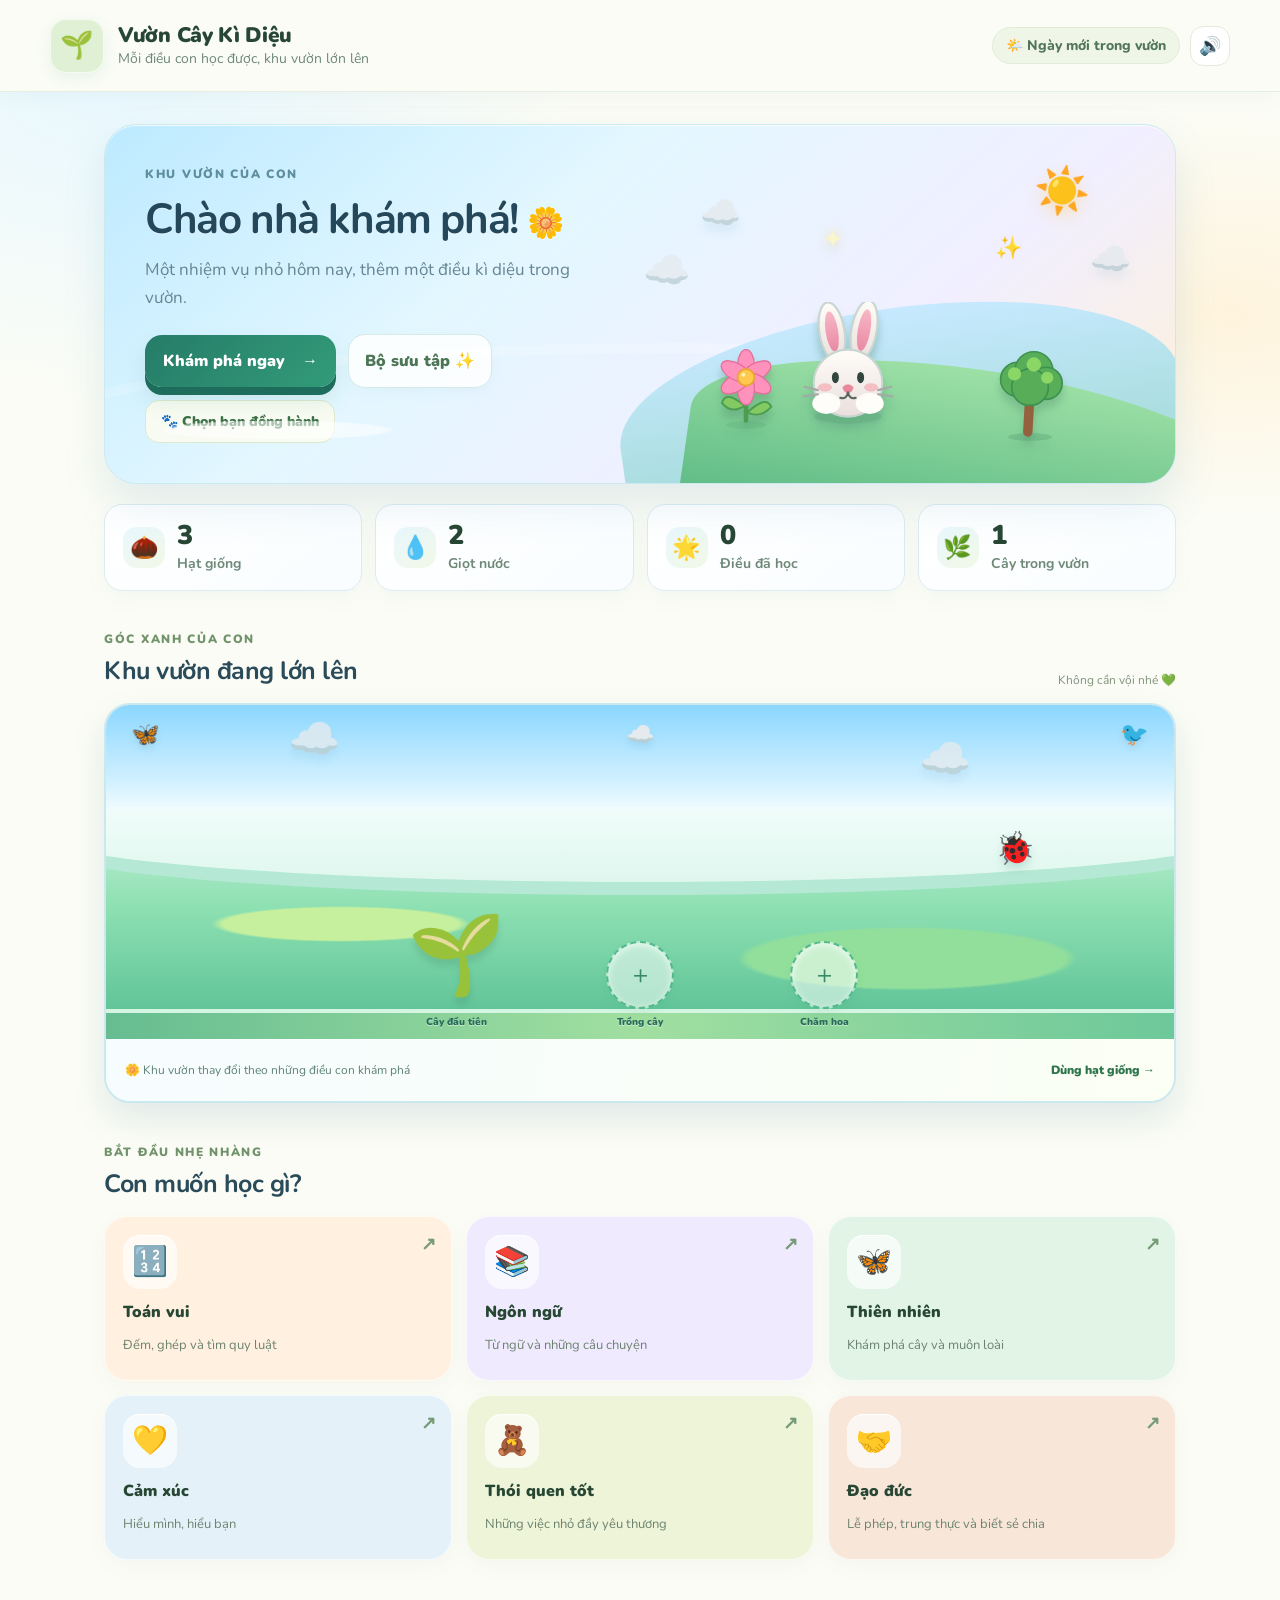
<file: web/index.html>
<!doctype html>
<html lang="vi"><head><meta charset="utf-8"><meta name="viewport" content="width=device-width,initial-scale=1,viewport-fit=cover"><meta name="theme-color" content="#eaf5df"><meta name="description" content="Vườn Cây Kì Diệu — mỗi điều con học được sẽ giúp khu vườn lớn lên."><link rel="manifest" href="manifest.webmanifest"><link rel="icon" href="assets/icon.svg" type="image/svg+xml"><link rel="stylesheet" href="style.css"><title>Vườn Cây Kì Diệu</title></head><body>
<header class="topbar"><div class="brand"><div class="brand-icon">🌱</div><div><strong>Vườn Cây Kì Diệu</strong><small>Mỗi điều con học được, khu vườn lớn lên</small></div></div><div class="top-actions"><span class="pill" id="sessionPill">🌤️ Ngày mới trong vườn</span><button class="icon-btn" id="soundBtn" aria-label="Đọc hướng dẫn">🔊</button></div></header>
<main>
<section id="gardenView" class="view active">
<div class="hero"><div><span class="eyebrow">KHU VƯỜN CỦA CON</span><h1>Chào nhà khám phá! <span>🌼</span></h1><p>Một nhiệm vụ nhỏ hôm nay, thêm một điều kì diệu trong vườn.</p><div class="hero-actions"><button class="primary" data-go="mapView">Khám phá ngay <span>→</span></button><button class="soft" data-go="collectionView">Bộ sưu tập ✨</button></div><button class="companion-open-btn" data-go="companionView">🐾 Chọn bạn đồng hành</button></div><div class="hero-art" aria-hidden="true"><div class="sun">☀️</div><div class="cloud cloud1">☁️</div><div class="cloud cloud2">☁️</div><div class="hill hill-back"></div><div class="hill hill-front"></div><div class="hero-bunny" id="heroCompanion"><img src="assets/garden-art/rabbit.svg" alt="Thỏ Bông"/></div><div class="hero-flower"><img src="assets/garden-art/flower.svg" alt="Hoa tulip"/></div><div class="hero-tree"><img src="assets/garden-art/tree.svg" alt="Cây xanh" onerror="this.style.display='none'"/></div></div></div>
<div class="stats-row"><div class="stat"><span>🌰</span><div><b id="seedCount">0</b><small>Hạt giống</small></div></div><div class="stat"><span>💧</span><div><b id="waterCount">0</b><small>Giọt nước</small></div></div><div class="stat"><span>🌟</span><div><b id="learnCount">0</b><small>Điều đã học</small></div></div><div class="stat"><span>🌿</span><div><b id="plantCount">0</b><small>Cây trong vườn</small></div></div></div>
<div class="section-heading"><div><span class="eyebrow">GÓC XANH CỦA CON</span><h2>Khu vườn đang lớn lên</h2></div><span class="tiny-note">Không cần vội nhé 💚</span></div>
<div class="garden-scene" role="button" tabindex="0" aria-label="Mở khu vườn chi tiết" data-go="gardenDetailView"><div class="garden-sky"><span>🦋</span><span>☁️</span><span>🐦</span></div><div class="garden-ground" id="gardenGround"><div class="starter-plant"><span>🌱</span><small>Cây đầu tiên</small></div><div class="empty-plot" id="plotOne"><span>＋</span><small>Trồng cây</small></div><div class="empty-plot" id="plotTwo"><span>＋</span><small>Chăm hoa</small></div><div class="visitor" id="visitor">🐞</div></div><div class="garden-footer"><span>🌼 Khu vườn thay đổi theo những điều con khám phá</span><button class="text-btn" id="plantBtn">Dùng hạt giống →</button></div></div>
<div class="section-heading compact"><div><span class="eyebrow">BẮT ĐẦU NHẸ NHÀNG</span><h2>Con muốn học gì?</h2></div></div><div class="path-grid"><button class="path-card peach" data-path="math"><span class="path-emoji">🔢</span><b>Toán vui</b><small>Đếm, ghép và tìm quy luật</small><span class="card-arrow">↗</span></button><button class="path-card lilac" data-path="language"><span class="path-emoji">📚</span><b>Ngôn ngữ</b><small>Từ ngữ và những câu chuyện</small><span class="card-arrow">↗</span></button><button class="path-card mint" data-path="nature"><span class="path-emoji">🦋</span><b>Thiên nhiên</b><small>Khám phá cây và muôn loài</small><span class="card-arrow">↗</span></button><button class="path-card blue" data-path="feelings"><span class="path-emoji">💛</span><b>Cảm xúc</b><small>Hiểu mình, hiểu bạn</small><span class="card-arrow">↗</span></button><button class="path-card green" data-path="habits"><span class="path-emoji">🧸</span><b>Thói quen tốt</b><small>Những việc nhỏ đầy yêu thương</small><span class="card-arrow">↗</span></button><button class="path-card ethics" data-path="ethics"><span class="path-emoji">🤝</span><b>Đạo đức</b><small>Lễ phép, trung thực và biết sẻ chia</small><span class="card-arrow">↗</span></button></div>
</section>
<section id="gardenDetailView" class="view"><div class="page-heading"><button class="back-btn" data-go="gardenView">← Khu vườn</button><span class="eyebrow">KHU VƯỜN RIÊNG CỦA CON</span><h1>Khu vườn kì diệu 🌿</h1><p>Cây lớn dần theo thời gian. Con có thể trồng cây, chăm hoa và ngắm những vị khách ghé thăm.</p></div><div class="garden-detail-stats"><div><span>🌳</span><b id="detailPlantCount">1</b><small>Cây đang trồng</small></div><div><span>🌸</span><b id="detailFlowerCount">0</b><small>Hoa đã chăm</small></div><div><span>🎨</span><b id="detailDecorCount">0</b><small>Vật trang trí</small></div><div><span>🐞</span><b id="detailVisitorCount">1</b><small>Sinh vật ghé thăm</small></div></div><div class="magic-garden-board"><div class="garden-board-sky"><span>☀️</span><span>☁️</span><span>🦋</span><span>🐦</span></div><div class="garden-board-hill hill-a"></div><div class="garden-board-hill hill-b"></div><div id="gardenPlots" class="garden-plots"></div><div class="garden-board-house"><img src="assets/garden-art/cottage.svg" alt="Ngôi nhà nhỏ"/></div><div class="garden-board-pond"><img src="assets/garden-art/pond.svg" alt="Ao hoa sen"/><small>Ao nhỏ</small></div><div class="garden-board-visitor" id="gardenBoardBuddy"><img src="assets/garden-art/rabbit.svg" alt="Bạn đồng hành"/></div></div><div class="garden-actions-grid"><button class="garden-action" id="detailPlantBtn"><span>🌱</span><b>Trồng cây</b><small>Dùng 3 hạt giống</small></button><button class="garden-action" id="detailFlowerBtn"><span>🌷</span><b>Chăm hoa</b><small>Dùng 1 giọt nước</small></button><button class="garden-action" id="detailDecorBtn"><span>🎐</span><b>Trang trí vườn</b><small>Dùng vật phẩm đã mở khóa</small></button></div><p class="garden-growth-note" id="gardenGrowthNote">🌱 Mầm cây sẽ lớn dần theo thời gian. Hãy quay lại ngắm khu vườn nhé!</p></section>
<section id="careView" class="view"><div class="page-heading"><button class="back-btn" data-go="gardenDetailView">← Khu vườn</button><span class="eyebrow">GÓC CHĂM SÓC</span><h1>Tưới cây, giúp vườn lớn nhanh 💧</h1><p>Chọn một cây rồi dùng 1 giọt nước để tưới. Mỗi lần tưới giúp cây phát triển nhanh gấp đôi!</p></div><div class="care-water-card"><span class="care-water-icon">💧</span><div><b id="careWaterCount">0 giọt nước</b><small>Nước còn trong bình của con</small></div></div><div id="carePlantGrid" class="care-plant-grid"></div><p class="garden-growth-note">🌱 Mỗi lần tưới tiêu tốn 1 giọt nước và nhân đôi tiến độ lớn của cây đó. Con có thể quay lại chăm cây bất cứ lúc nào.</p></section>
<section id="decorView" class="view"><div class="page-heading"><button class="back-btn" data-go="gardenDetailView">← Khu vườn</button><span class="eyebrow">GÓC SÁNG TẠO</span><h1>Chọn vật phẩm trang trí 🎨</h1><p>Chọn món con thích, sau đó chạm vào vị trí muốn đặt trong khu vườn.</p></div><div class="decor-inventory-note" id="decorInventoryNote">Vật phẩm đã mở khóa sẽ xuất hiện ở đây.</div><div class="decor-selection-grid" id="decorSelectionGrid"></div><div class="decor-placement-help"><span>👆</span><div><b>Cách đặt vật phẩm</b><small>1. Chọn vật phẩm ở trên. 2. Chạm vào khu vườn để đặt. 3. Có thể chọn vật phẩm khác để trang trí tiếp.</small></div></div></section>
<section id="companionView" class="view"><div class="page-heading"><button class="back-btn" data-go="gardenView">← Khu vườn</button><span class="eyebrow">BẠN ĐỒNG HÀNH</span><h1>Ai sẽ đi cùng con? 🐾</h1><p>Chọn người bạn con yêu thích. Bạn ấy sẽ xuất hiện ở khu vườn của con.</p></div><div class="companion-panel companion-selection-panel"><div class="companions companion-selection-grid"><button class="companion" data-companion="rabbit"><span>🐰</span><b>Thỏ Bông</b></button><button class="companion" data-companion="squirrel"><span>🐿️</span><b>Sóc Nâu</b></button><button class="companion" data-companion="bird"><span>🐦</span><b>Chim Chíp</b></button><button class="companion" data-companion="fox"><span>🦊</span><b>Cáo Mơ</b></button><button class="companion" data-companion="frog"><span>🐸</span><b>Ếch Cốm</b></button><button class="companion" data-companion="hedgehog"><span>🦔</span><b>Nhím Gai</b></button><button class="companion" data-companion="duck"><span>🦆</span><b>Vịt Bông</b></button></div><p class="companion-selected-note" id="companionSelectedNote">Bạn đồng hành hiện tại: Thỏ Bông 🐰</p><button class="primary full" id="confirmCompanion">Đi cùng con về khu vườn →</button></div></section>
<section id="lessonView" class="view"><div class="page-heading"><button class="back-btn" data-go="gardenView">← Trang chủ</button><span class="eyebrow">ĐƯỜNG CON ĐƯỜNG KHÁM PHÁ</span><h1 id="lessonHeading">Con muốn học gì? 🌱</h1><p id="lessonIntro">Chọn một bài học ngắn nhé. Chạm vào bài học để bắt đầu ngay.</p></div><div class="lesson-filter-note" id="lessonFilterNote">Các bài học được chọn phù hợp với độ tuổi của con.</div><div id="lessonList" class="lesson-list"></div></section>
<section id="mapView" class="view"><div class="page-heading"><button class="back-btn" data-go="gardenView">← Khu vườn</button><span class="eyebrow">BẢN ĐỒ KHÁM PHÁ</span><h1>Hôm nay mình đi đâu? 🧭</h1><p>Chọn một vùng đất và nhận nhiệm vụ nhỏ nhé.</p></div><div class="world-grid"><button class="world-card forest" data-world="forest"><span>🌳</span><b>Rừng xanh</b><small>6 nhiệm vụ</small></button><button class="world-card stream" data-world="stream"><span>💦</span><b>Sông & suối</b><small>6 nhiệm vụ</small></button><button class="world-card pond" data-world="pond"><span>🪷</span><b>Ao nhỏ</b><small>6 nhiệm vụ</small></button><button class="world-card veggie" data-world="veggie"><span>🥕</span><b>Vườn rau</b><small>6 nhiệm vụ</small></button><button class="world-card meadow" data-world="meadow"><span>🌾</span><b>Đồng cỏ</b><small>6 nhiệm vụ</small></button><button class="world-card meadow" data-world="flowers"><span>🌸</span><b>Vườn hoa</b><small>Khám phá hoa</small></button><button class="world-card forest" data-world="fungi"><span>🍄</span><b>Góc nấm</b><small>Người phân giải</small></button><button class="world-card pond" data-world="night"><span>🌙</span><b>Vườn đêm</b><small>Sinh vật ban đêm</small></button></div><div class="section-heading"><div><span class="eyebrow">NHIỆM VỤ GỢI Ý</span><h2>Chọn một thử thách</h2></div><span class="pill">⏱ 5–10 phút</span></div><div id="taskList" class="task-list"></div></section>
<section id="activityView" class="view"><div class="activity-top"><button class="back-btn" id="exitActivity">← Bản đồ</button><span class="pill" id="taskCategory">🌱 Khám phá</span><span class="pill" id="taskTimer">⏱ 5 phút</span></div><div class="activity-card"><div class="activity-progress"><span id="taskStep">NHIỆM VỤ 1</span><span id="difficultyLabel">Mức 1 · Làm quen</span></div><div class="activity-art" id="activityArt">🍃</div><h1 id="questionTitle">Mình cùng khám phá nhé!</h1><p id="questionText">Chọn đáp án con nghĩ là đúng.</p><button class="listen-btn" id="listenBtn">🔊 Nghe hướng dẫn</button><div id="answerArea" class="answer-grid"></div><div id="feedback" class="feedback" aria-live="polite"></div><div class="activity-bottom"><button class="hint-btn" id="hintBtn">💡 Gợi ý cho con</button><button class="primary" id="checkBtn" disabled>Kiểm tra nhé →</button></div></div><p class="kind-note">🌈 Sai cũng không sao. Mình thử lại và học thêm một điều mới nhé!</p></section>
<section id="collectionView" class="view"><div class="page-heading"><button class="back-btn" data-go="gardenView">← Khu vườn</button><span class="eyebrow">KHO BÁU TRI THỨC</span><h1>Bộ sưu tập của con 📖</h1><p>Mỗi điều con khám phá đều đáng tự hào.</p></div><div class="collection-tabs"><button class="tab selected" data-collect="plants">🌱 Cây cối</button><button class="tab" data-collect="creatures">🐾 Sinh vật</button><button class="tab" data-collect="stories">📚 Truyện hay</button><button class="tab" data-collect="insects">🐞 Côn trùng</button><button class="tab" data-collect="animals">🦊 Động vật</button><button class="tab" data-collect="companions">🧭 Bạn đồng hành</button><button class="tab" data-collect="gardens">🏡 Vùng đất</button><button class="tab" data-collect="decor">🎨 Trang trí</button></div><div id="collectionGrid" class="collection-grid"></div></section>
<section id="parentView" class="view"><div class="page-heading"><button class="back-btn" data-go="gardenView">← Khu vườn</button><span class="eyebrow">KHÔNG GIAN NGƯỜI LỚN</span><h1>Góc phụ huynh 🔐</h1><p>Thiết lập nhẹ nhàng để con học vui và an toàn.</p></div><div id="parentLock" class="parent-card"><div class="lock-emoji">🔐</div><h2>Đây là góc riêng của bố mẹ</h2><p>Hãy trả lời phép tính nhỏ để mở cài đặt.</p><div class="pin-row"><input id="pinCode" type="password" inputmode="numeric" maxlength="4" placeholder="Mã 4 chữ số" aria-label="Mã phụ huynh"><span id="pinQuestion">6 + 3 = ?</span><input id="pinAnswer" type="number" inputmode="numeric" placeholder="Đáp án" aria-label="Đáp án phép tính"><button class="primary" id="unlockBtn">Mở khóa</button></div><small>Mã ban đầu: 1234. Bố mẹ có thể đổi mã trong phần cài đặt.</small><div id="parentError" class="error-text"></div></div><div id="parentSettings" class="parent-settings hidden"><div class="settings-card"><h2>🌼 Hồ sơ của con</h2><label>Độ tuổi<select id="ageSelect"><option value="5-7">5–7 tuổi · Làm quen</option><option value="8-11">8–11 tuổi · Khám phá</option><option value="12-15">12–15 tuổi · Thử thách</option></select></label><label>Thời lượng mỗi phiên<select id="durationSelect"><option value="5">5 phút</option><option value="10">10 phút</option><option value="15">15 phút</option><option value="20">20 phút</option></select></label><label>Giao diện ứng dụng</label><p class="privacy-note">Chọn màu sắc dễ chịu cho cả khu vườn và trò chơi.</p><div class="theme-options" id="themeOptions"><button type="button" class="theme-choice" data-theme="pink" aria-pressed="false"><span class="theme-swatch" style="background:#e9a8c2"></span>Hồng</button><button type="button" class="theme-choice" data-theme="green" aria-pressed="true"><span class="theme-swatch" style="background:#8fc57d"></span>Xanh lá</button><button type="button" class="theme-choice" data-theme="blue" aria-pressed="false"><span class="theme-swatch" style="background:#8fc5ec"></span>Xanh dương</button><button type="button" class="theme-choice" data-theme="yellow" aria-pressed="false"><span class="theme-swatch" style="background:#f1df8a"></span>Vàng nhạt</button><button type="button" class="theme-choice" data-theme="brown" aria-pressed="false"><span class="theme-swatch" style="background:#c5a184"></span>Nâu nhạt</button><button type="button" class="theme-choice" data-theme="darkgreen" aria-pressed="false"><span class="theme-swatch" style="background:#234a35"></span>Xanh đậm</button><button type="button" class="theme-choice" data-theme="red" aria-pressed="false"><span class="theme-swatch" style="background:#e7a0a0"></span>Đỏ nhạt</button></div><label>Chủ đề được phép</label><div class="topic-checks"><label><input type="checkbox" value="math" checked> Toán vui</label><label><input type="checkbox" value="language" checked> Ngôn ngữ</label><label><input type="checkbox" value="nature" checked> Thiên nhiên</label><label><input type="checkbox" value="feelings" checked> Cảm xúc</label><label><input type="checkbox" value="habits" checked> Thói quen tốt</label><label><input type="checkbox" value="ethics" checked> Đạo đức</label></div><label>Đổi mã phụ huynh (4 chữ số)<input id="newPin" type="password" inputmode="numeric" maxlength="4" placeholder="Để trống nếu không đổi"></label><button class="primary full" id="saveParent">Lưu cài đặt</button><div id="savedNotice" class="success-text"></div></div><div class="settings-card"><h2>📈 Hành trình học tập</h2><div class="progress-stats" id="parentStats"></div><p class="privacy-note">🔒 Hồ sơ và tiến độ được lưu trên thiết bị này. Bản đầu không yêu cầu tài khoản, không có mua vật phẩm và không có chuỗi đăng nhập hằng ngày.</p><button class="danger-btn" id="resetProgress">Xóa tiến độ (giữ cài đặt)</button><button class="danger-btn" id="eraseAllData" style="margin-left:8px">Xóa toàn bộ dữ liệu ứng dụng</button><details class="policy-details"><summary>🔐 Chính sách quyền riêng tư & an toàn nội dung</summary><h3>Quyền riêng tư</h3><p>Phiên bản này không yêu cầu tài khoản, không có quảng cáo, không có mua vật phẩm, không dùng công cụ phân tích hay theo dõi quảng cáo. Hồ sơ, mã phụ huynh, phần thưởng và tiến độ được lưu trong bộ nhớ cục bộ của trình duyệt/ứng dụng trên thiết bị. Nhà phát triển không nhận dữ liệu này qua máy chủ trong bản hiện tại.</p><p>Ứng dụng không yêu cầu quyền micro, vị trí, danh bạ, camera hoặc ảnh. Giọng đọc dùng Text-to-Speech có sẵn của thiết bị/trình duyệt; nhà cung cấp hệ điều hành có thể có chính sách riêng đối với giọng đọc.</p><h3>Xóa dữ liệu</h3><p>Phụ huynh có thể chọn “Xóa tiến độ” để xóa khu vườn và phần thưởng nhưng giữ cài đặt, hoặc “Xóa toàn bộ dữ liệu ứng dụng” để xóa cả lịch sử, cài đặt và mã phụ huynh khỏi bộ nhớ cục bộ. Gỡ ứng dụng hoặc xóa dữ liệu trang web cũng xóa dữ liệu được lưu tại đó. Bản hiện tại không có tài khoản hay dữ liệu máy chủ để yêu cầu xóa.</p><h3>An toàn nội dung</h3><p>Nội dung được thiết kế thân thiện, không có trò chuyện với người lạ, quảng cáo, mua hàng, bảng xếp hạng công khai hay phần thưởng ép đăng nhập hằng ngày. Câu hỏi sai được phản hồi nhẹ nhàng. Nội dung cảm xúc mang tính giáo dục, không thay thế tư vấn chuyên môn. Phụ huynh nên đồng hành và kiểm tra nội dung phù hợp với trẻ.</p><p><b>Phạm vi:</b> Đây là chính sách cho bản MVP ngoại tuyến/cục bộ, cần được rà soát pháp lý và cập nhật nếu bổ sung phân tích, tài khoản, đồng bộ đám mây, quảng cáo hoặc dịch vụ bên thứ ba.</p></details></div></div></section>
</main>
<nav class="bottom-nav"><button class="nav-item active" data-go="gardenView"><span>🏡</span><small>Khu vườn</small></button><button class="nav-item" data-go="mapView"><span>🧭</span><small>Khám phá</small></button><button class="nav-item" data-go="collectionView"><span>🎒</span><small>Bộ sưu tập</small></button><button class="nav-item" data-go="parentView"><span>👨‍👩‍👧</span><small>Phụ huynh</small></button></nav>
<div class="modal hidden" id="rewardModal" role="dialog" aria-modal="true"><div class="modal-card"><div class="confetti">✨🌼✨</div><div class="reward-emoji" id="rewardEmoji">🌱</div><h2>Con làm tốt lắm!</h2><p id="rewardMessage">Một điều mới đã được khám phá.</p><div class="reward-pills"><span>🌰 +2 hạt giống</span><span>💧 +1 giọt nước</span></div><button class="primary full" id="collectReward">Mang quà về vườn</button></div></div><div class="toast" id="toast"></div><script src="app.js"></script></body></html>
</file>
<file: web/style.css>
@import url('https://fonts.googleapis.com/css2?family=Nunito:wght@400;500;600;700;800;900&display=swap');
:root{--ink:#274734;--muted:#6f8978;--green:#4d9566;--deep:#2e754b;--cream:#fbfcf5;--line:#e2ecd9;--shadow:0 12px 32px #436c3d12}*{box-sizing:border-box}body{margin:0;background:var(--cream);color:var(--ink);font-family:Nunito,'Trebuchet MS',sans-serif;font-size:15px}button,input,select{font:inherit}button{cursor:pointer;border:0;color:inherit}button:focus-visible,input:focus-visible,select:focus-visible{outline:3px solid #9dcf89;outline-offset:3px}.topbar{height:82px;display:flex;align-items:center;justify-content:space-between;padding:0 max(24px,calc((100vw - 1180px)/2));background:#fbfcf5ed;border-bottom:1px solid #e6eedf;position:sticky;top:0;z-index:10;backdrop-filter:blur(12px)}.brand{display:flex;align-items:center;gap:12px}.brand-icon{width:46px;height:46px;border-radius:16px;background:#e0f0d5;display:grid;place-items:center;font-size:27px}.brand strong{display:block;font-size:17px;font-weight:900;letter-spacing:-.3px}.brand small{display:block;color:var(--muted);font-size:11px;margin-top:2px}.top-actions{display:flex;align-items:center;gap:10px}.pill{background:#eff6e8;border:1px solid #e0ecd7;border-radius:100px;padding:8px 13px;font-size:12px;font-weight:800;color:#52765a}.icon-btn{background:white;border:1px solid var(--line);border-radius:13px;width:40px;height:40px;font-size:18px}main{max-width:1120px;margin:0 auto;padding:28px 24px 110px}.view{display:none;animation:fade .24s ease}.view.active{display:block}@keyframes fade{from{opacity:.4;transform:translateY(4px)}to{opacity:1;transform:none}}.hero{min-height:310px;background:linear-gradient(115deg,#eaf5df,#f7f5d9 70%,#fbe8cb);border-radius:30px;padding:36px 40px;display:grid;grid-template-columns:1.05fr .95fr;overflow:hidden;position:relative}.eyebrow{font-size:10px;letter-spacing:1.7px;font-weight:900;color:#71936b}.hero h1,.page-heading h1{font-size:clamp(28px,4vw,42px);line-height:1.15;letter-spacing:-1.4px;margin:12px 0}.hero h1 span{font-size:30px}.hero p,.page-heading p{color:#68816c;line-height:1.65;max-width:440px;margin:0 0 22px}.hero-actions{display:flex;gap:10px;flex-wrap:wrap}.primary,.soft{border-radius:14px;padding:13px 19px;font-weight:900;font-size:13px}.primary{background:var(--deep);color:white;box-shadow:0 6px 14px #2e754b26}.primary:disabled{opacity:.4;cursor:not-allowed}.primary span{margin-left:12px}.soft{background:#ffffffa8;color:#4c7655;border:1px solid #dce9d1}.hero-art{position:relative;min-height:230px}.sun{position:absolute;right:45px;top:0;font-size:45px}.cloud{position:absolute;font-size:33px;opacity:.8}.cloud1{top:30px;left:35px}.cloud2{top:76px;right:4px}.hill{position:absolute;bottom:-65px;border-radius:50% 50% 0 0}.hill-back{height:190px;width:120%;left:-10%;background:#c2df9f;transform:rotate(-8deg)}.hill-front{height:150px;width:120%;left:5%;bottom:-75px;background:#8fc57d;transform:rotate(8deg)}.hero-bunny{position:absolute;bottom:20px;left:26%;font-size:88px;filter:drop-shadow(0 8px 5px #496b2720)}.hero-flower{position:absolute;bottom:12px;left:9%;font-size:43px}.hero-tree{position:absolute;bottom:3px;right:14%;font-size:78px}.stats-row{display:grid;grid-template-columns:repeat(4,1fr);gap:14px;margin:20px 0 35px}.stat{background:#fff;border:1px solid var(--line);border-radius:18px;padding:16px 18px;display:flex;align-items:center;gap:12px;box-shadow:0 4px 14px #456c3510}.stat>span{width:42px;height:42px;border-radius:14px;background:#f0f6e9;display:grid;place-items:center;font-size:23px}.stat b{display:block;font-size:22px;font-weight:900;line-height:1.1}.stat small{font-size:11px;color:var(--muted);font-weight:700}.section-heading{display:flex;align-items:end;justify-content:space-between;gap:12px;margin:0 0 15px}.section-heading h2{font-size:23px;margin:5px 0 0;letter-spacing:-.5px}.tiny-note{font-size:12px;color:#81927d}.garden-scene{border:1px solid #dcebd1;border-radius:23px;overflow:hidden;background:#eaf5e7;box-shadow:var(--shadow);margin-bottom:36px}.garden-sky{height:66px;padding:14px 25px;display:flex;justify-content:space-between;font-size:23px;background:linear-gradient(#dff1f7,#eaf5e7)}.garden-ground{min-height:180px;background:linear-gradient(#d5e9c3 0%,#b3d89a 100%);display:flex;align-items:end;justify-content:center;gap:clamp(12px,5vw,65px);padding:10px 15px 0;position:relative}.starter-plant,.empty-plot{height:118px;min-width:90px;display:flex;flex-direction:column;align-items:center;justify-content:end;gap:6px;z-index:1}.starter-plant span{font-size:64px;filter:drop-shadow(0 5px 3px #496b2720)}.starter-plant small,.empty-plot small{font-size:10px;font-weight:900;color:#3d7049}.empty-plot span{width:60px;height:60px;border:2px dashed #75a66d;border-radius:50%;display:grid;place-items:center;font-size:25px;color:#568b56;background:#ffffff40}.visitor{position:absolute;right:13%;top:26px;font-size:26px;animation:bob 2.8s infinite}.garden-ground:after{content:'';position:absolute;bottom:0;left:0;right:0;height:15px;background:#8ebf76}@keyframes bob{50%{transform:translateY(-6px)}}.garden-footer{display:flex;justify-content:space-between;align-items:center;gap:12px;padding:13px 18px;background:#f9fcf5;font-size:11px;color:#67816a}.text-btn{background:none;color:var(--deep);font-size:12px;font-weight:900}.compact{margin-top:4px}.path-grid{display:grid;grid-template-columns:repeat(5,1fr);gap:12px}.path-card{border-radius:20px;padding:18px 15px 16px;text-align:left;min-height:155px;position:relative;border:1px solid #ffffffa8;transition:transform .2s,box-shadow .2s}.path-card:hover,.world-card:hover{transform:translateY(-3px);box-shadow:var(--shadow)}.path-emoji{display:grid;place-items:center;width:46px;height:46px;border-radius:15px;background:#ffffffa8;font-size:26px;margin-bottom:14px}.path-card b,.path-card small{display:block}.path-card b{font-size:14px;font-weight:900}.path-card small{font-size:10px;line-height:1.5;color:#6d8370;margin-top:5px;max-width:130px}.card-arrow{position:absolute;right:14px;top:17px;font-weight:900;color:#77977a}.peach{background:#fff0df}.lilac{background:#f0eaff}.mint{background:#e2f4e5}.blue{background:#e4f1f9}.green{background:#edf4d8}.page-heading{margin:6px 0 27px}.page-heading h1{margin-bottom:8px}.back-btn{background:#fff;border:1px solid var(--line);padding:9px 13px;border-radius:12px;font-size:12px;font-weight:900;margin-bottom:20px}.companion-panel{background:#f1f7e9;border:1px solid #e2edda;border-radius:22px;padding:20px 23px;display:flex;justify-content:space-between;align-items:center;gap:20px;margin-bottom:22px}.companion-copy h3{font-size:18px;margin:5px 0}.companion-copy p{font-size:12px;color:var(--muted);margin:0}.companions{display:flex;gap:10px}.companion{background:white;border:2px solid transparent;border-radius:17px;padding:10px 16px;min-width:100px;display:flex;flex-direction:column;align-items:center;gap:3px}.companion span{font-size:36px}.companion b{font-size:11px}.companion.selected{border-color:#6eae75;box-shadow:0 0 0 3px #d8ebd0}.world-grid{display:grid;grid-template-columns:repeat(5,1fr);gap:12px;margin-bottom:30px}.world-card{min-height:140px;border-radius:20px;padding:16px 10px;display:flex;flex-direction:column;align-items:center;justify-content:center;gap:6px;border:1px solid #ffffffaa;transition:.2s}.world-card>span{font-size:39px}.world-card b{font-size:13px}.world-card small{font-size:10px;color:#6f8871}.forest{background:#e0efd7}.stream{background:#dff0f6}.pond{background:#f2e9fb}.veggie{background:#fff0dc}.meadow{background:#e9f0ce}.task-list{display:grid;grid-template-columns:repeat(2,1fr);gap:12px}.task-card{display:flex;align-items:center;gap:14px;padding:15px;background:white;border:1px solid var(--line);border-radius:18px;text-align:left;min-height:88px}.task-card:disabled{opacity:.45;cursor:not-allowed}.task-icon{width:50px;height:50px;flex-shrink:0;border-radius:15px;background:#f0f6e9;display:grid;place-items:center;font-size:28px}.task-info{flex:1}.task-info b{display:block;font-size:13px}.task-info small{display:block;color:#78907a;font-size:11px;margin-top:4px}.task-go{font-size:20px;color:#78a276}.activity-top{display:flex;align-items:center;justify-content:space-between;gap:10px;margin-bottom:20px}.activity-top .back-btn{margin:0}.activity-card{max-width:760px;margin:0 auto;background:white;border:1px solid var(--line);border-radius:26px;padding:clamp(20px,5vw,42px);box-shadow:var(--shadow);text-align:center}.activity-progress{display:flex;justify-content:space-between;color:#789175;font-size:10px;font-weight:900;letter-spacing:.5px}.activity-art{font-size:70px;margin:20px auto 8px;height:90px;display:grid;place-items:center}.activity-card h1{font-size:clamp(22px,4vw,30px);margin:8px 0}.activity-card>p{color:#708673;font-size:13px;line-height:1.6;margin:0 auto 14px;max-width:480px}.listen-btn{background:#f0f6e9;color:#507c55;padding:9px 14px;border-radius:100px;font-weight:900;font-size:11px;margin:0 auto 22px}.answer-grid{display:grid;grid-template-columns:repeat(2,minmax(0,1fr));gap:12px;max-width:520px;margin:0 auto}.answer-option{min-height:70px;border:2px solid #e5eedf;background:#fbfcf8;border-radius:16px;padding:13px;font-size:14px;font-weight:900}.answer-option.selected{border-color:#67a66f;background:#edf7e9;box-shadow:0 0 0 3px #dcedd4}.answer-option .answer-emoji{display:block;font-size:26px;margin-bottom:5px}.feedback{min-height:32px;padding:9px 0 0;font-size:12px;font-weight:800;color:#6a9167}.feedback.bad{color:#c17c48}.activity-bottom{display:flex;justify-content:space-between;gap:10px;margin-top:16px}.hint-btn{background:#fff3d9;color:#9c7839;padding:12px 15px;border-radius:13px;font-weight:900;font-size:12px}.kind-note{text-align:center;color:#819681;font-size:12px;margin:17px auto}.collection-tabs{display:flex;gap:8px;flex-wrap:wrap;margin-bottom:18px}.tab{background:#fff;border:1px solid var(--line);padding:10px 15px;border-radius:100px;font-size:12px;font-weight:900}.tab.selected{background:#e5f2dc;border-color:#a8d09a}.collection-grid{display:grid;grid-template-columns:repeat(5,1fr);gap:12px}.collect-item{background:#fff;border:1px solid var(--line);border-radius:18px;padding:18px 10px;text-align:center;min-height:132px;display:flex;flex-direction:column;align-items:center;justify-content:center;gap:8px}.collect-item .collect-emoji{font-size:37px;filter:grayscale(.65);opacity:.55}.collect-item.unlocked .collect-emoji{filter:none;opacity:1}.collect-item b{font-size:11px}.collect-item small{font-size:10px;color:#8ba08b}.collect-item.unlocked{background:#f7fbf1;border-color:#dcebd2}.parent-card,.settings-card{background:#fff;border:1px solid var(--line);border-radius:22px;padding:25px;box-shadow:var(--shadow);margin-bottom:16px}.parent-card{text-align:center;max-width:650px;margin:0 auto}.lock-emoji{font-size:44px}.parent-card h2,.settings-card h2{font-size:20px;margin:8px 0}.parent-card p{color:var(--muted);font-size:12px}.pin-row{display:flex;justify-content:center;gap:8px;margin:20px 0 12px}.pin-row span{background:#f2f7eb;border-radius:12px;padding:12px 15px;font-weight:900}.pin-row input{width:100px;border:1px solid var(--line);border-radius:12px;padding:10px;text-align:center}.parent-card>small{font-size:10px;color:#8a9a86}.error-text,.success-text{font-size:12px;color:#b86d49;margin-top:10px}.success-text{color:#468351}.hidden{display:none!important}.parent-settings{display:grid;grid-template-columns:1fr 1fr;gap:16px}.settings-card label{display:block;font-size:12px;font-weight:900;color:#58745c;margin:16px 0 8px}.settings-card select,.settings-card input[type=password]{width:100%;display:block;margin-top:7px;border:1px solid var(--line);border-radius:12px;padding:12px;background:#fbfcf8;color:var(--ink)}.topic-checks{display:grid;grid-template-columns:1fr 1fr;gap:8px}.topic-checks label{display:flex;align-items:center;gap:7px;background:#f5f8ef;border-radius:10px;padding:9px;margin:0;font-size:11px}.full{width:100%;margin-top:12px}.progress-stats{display:grid;grid-template-columns:repeat(3,1fr);gap:8px}.progress-stats div{background:#f3f8ed;padding:13px;border-radius:13px}.progress-stats b{display:block;font-size:22px}.progress-stats small{font-size:10px;color:var(--muted)}.privacy-note{font-size:11px;line-height:1.6;color:#718a73;background:#f5f8ef;padding:13px;border-radius:12px}.danger-btn{background:#fff1ed;color:#a85e4c;padding:10px 14px;border-radius:12px;font-weight:900;font-size:11px}.bottom-nav{display:none}.modal{position:fixed;inset:0;background:#19332288;z-index:50;display:grid;place-items:center;padding:20px;backdrop-filter:blur(5px)}.modal-card{width:min(420px,100%);background:#fffdf6;border-radius:27px;padding:30px;text-align:center;box-shadow:0 25px 80px #203c2533;animation:pop .25s ease}.confetti{font-size:25px}.reward-emoji{font-size:66px;margin:8px}.modal-card h2{font-size:27px;margin:8px}.modal-card p{font-size:13px;color:var(--muted);line-height:1.6}.reward-pills{display:flex;justify-content:center;gap:8px;flex-wrap:wrap;margin:20px 0}.reward-pills span{background:#f0f6e7;border-radius:100px;padding:9px 12px;font-size:11px;font-weight:900}@keyframes pop{from{transform:scale(.9);opacity:0}to{transform:scale(1);opacity:1}}.toast{position:fixed;left:50%;bottom:25px;transform:translate(-50%,20px);background:#254a32;color:white;padding:12px 18px;border-radius:100px;font-size:12px;font-weight:800;opacity:0;pointer-events:none;transition:.25s;z-index:80;max-width:90%;text-align:center}.toast.show{opacity:1;transform:translate(-50%,0)}
@media(max-width:850px){main{padding:20px 18px 100px}.hero{padding:28px;grid-template-columns:1.1fr .9fr}.stats-row{gap:9px}.stat{padding:12px}.stat>span{width:35px;height:35px}.path-grid{grid-template-columns:repeat(3,1fr)}.world-grid{grid-template-columns:repeat(3,1fr)}.collection-grid{grid-template-columns:repeat(4,1fr)}}
@media(max-width:600px){.topbar{height:68px;padding:0 15px}.brand-icon{width:40px;height:40px}.brand strong{font-size:14px}.brand small{font-size:9px}.top-actions .pill{display:none}main{padding:15px 14px 95px}.hero{display:block;padding:25px 22px 0;min-height:425px}.hero h1{font-size:29px}.hero p{font-size:13px}.hero-art{height:195px;margin-top:0}.hero-bunny{font-size:74px;bottom:10px}.hero-tree{font-size:65px}.sun{right:25px;font-size:35px}.stats-row{grid-template-columns:repeat(2,1fr);margin:14px 0 27px}.stat{border-radius:15px}.section-heading h2{font-size:20px}.tiny-note{font-size:10px}.garden-ground{gap:10px;min-height:150px}.starter-plant,.empty-plot{min-width:74px;height:105px}.starter-plant span{font-size:53px}.empty-plot span{width:50px;height:50px}.garden-footer{align-items:flex-start;flex-direction:column;gap:5px}.path-grid{grid-template-columns:repeat(2,1fr);gap:9px}.path-card{min-height:145px;padding:14px}.path-card:last-child{grid-column:span 2;min-height:120px}.page-heading h1{font-size:30px}.companion-panel{padding:15px;display:block}.companions{margin-top:14px}.companion{flex:1}.world-grid{grid-template-columns:repeat(2,1fr);gap:9px}.world-card{min-height:125px}.task-list{grid-template-columns:1fr}.task-card{padding:12px}.activity-top{flex-wrap:wrap}.activity-top .pill{font-size:10px;padding:7px 9px}.activity-card{padding:22px 16px}.activity-progress{font-size:9px}.activity-art{font-size:58px;height:72px}.answer-grid{gap:8px}.answer-option{min-height:64px;font-size:12px;padding:9px}.activity-bottom{align-items:stretch}.hint-btn,.activity-bottom .primary{padding:12px 10px;font-size:11px}.collection-grid{grid-template-columns:repeat(3,1fr);gap:8px}.collect-item{min-height:118px;padding:12px 5px}.collect-item .collect-emoji{font-size:31px}.parent-settings{grid-template-columns:1fr}.parent-card,.settings-card{padding:19px}.pin-row{flex-wrap:wrap}.pin-row span{width:100%}.bottom-nav{display:flex;position:fixed;bottom:0;left:0;right:0;z-index:20;background:#fffefaed;border-top:1px solid var(--line);padding:7px 8px calc(7px + env(safe-area-inset-bottom));justify-content:space-around;backdrop-filter:blur(14px)}.nav-item{display:flex;flex-direction:column;align-items:center;gap:2px;background:transparent;padding:5px 12px;border-radius:12px;color:#849785}.nav-item span{font-size:21px}.nav-item small{font-size:9px;font-weight:900}.nav-item.active{background:#edf6e6;color:#3c7d4c}}

/* Expanded collection and parent safety policy */
.companions{flex-wrap:wrap}.policy-details{margin-top:16px;padding:14px;background:#f5f8ef;border:1px solid var(--line);border-radius:14px;font-size:12px;line-height:1.65;color:#526c55}.policy-details summary{cursor:pointer;font-weight:900;color:#3c7547}.policy-details h3{margin:15px 0 5px;font-size:14px}.policy-details p{margin:7px 0}.policy-details p:last-child{margin-bottom:0}

/* v2.1 accessibility, safe spacing, themes */
:root{--font-scale:1;--page-bg: #fbfcf5;--card-bg:#fff;--hero-a:#eaf5df;--hero-b:#f7f5d9}
body{font-size:calc(17px * var(--font-scale));background:var(--page-bg)}
.topbar{min-height:92px;height:auto;padding-top:max(12px, env(safe-area-inset-top));padding-bottom:12px;gap:14px}
.brand{gap:14px;min-width:0}.brand-icon{width:54px;height:54px;flex-shrink:0}.brand strong{font-size:clamp(17px,2.4vw,21px);line-height:1.25}.brand small{font-size:14px;line-height:1.35}
main{padding-top:32px}.hero{background:linear-gradient(115deg,var(--hero-a),var(--hero-b) 70%,#fbe8cb)}
.eyebrow{font-size:12px}.hero p,.page-heading p{font-size:17px}.primary,.soft{font-size:16px;padding:15px 20px}.pill{font-size:14px}.stat b{font-size:27px}.stat small{font-size:14px}.section-heading h2{font-size:25px}.path-card b,.world-card b{font-size:16px}.path-card small,.world-card small{font-size:13px}.task-info b{font-size:16px}.task-info small{font-size:14px}
.activity-card{display:flex;flex-direction:column;align-items:stretch;gap:0;overflow:visible}.activity-progress{font-size:13px;gap:12px;flex-wrap:wrap}.activity-art{height:auto;min-height:76px;max-height:none;line-height:1.25;margin:22px auto 12px;overflow-wrap:anywhere;word-break:normal;display:block;font-size:clamp(42px,10vw,68px);padding:0 8px}.activity-card h1{font-size:clamp(26px,5vw,34px);line-height:1.25;margin:8px 0 12px;overflow-wrap:anywhere}.activity-card>p{font-size:17px;line-height:1.65;margin:0 auto 18px;overflow-wrap:anywhere}.listen-btn{font-size:15px;padding:12px 17px;margin:0 auto 22px;max-width:100%}.answer-option{font-size:17px;line-height:1.35;white-space:normal;overflow-wrap:anywhere;min-height:76px}.hint-btn{font-size:15px}.feedback{font-size:15px;line-height:1.4}.kind-note{font-size:15px;line-height:1.5}.back-btn{font-size:15px}.tab{font-size:14px}.settings-card label{font-size:15px}.settings-card select,.settings-card input[type=password]{font-size:16px}.nav-item small{font-size:12px}.nav-item span{font-size:23px}
.theme-options{display:grid;grid-template-columns:repeat(2,minmax(0,1fr));gap:10px;margin-top:10px}.theme-choice{display:flex;align-items:center;gap:10px;padding:12px;border:2px solid var(--line);border-radius:14px;background:var(--card-bg);font-size:15px;font-weight:900;text-align:left}.theme-choice[aria-pressed="true"]{border-color:var(--deep);box-shadow:0 0 0 3px color-mix(in srgb,var(--deep) 15%,transparent)}.theme-swatch{width:28px;height:28px;border-radius:50%;border:1px solid #0002;flex-shrink:0}
body[data-theme="pink"]{--ink:#573746;--muted:#906b7b;--green:#c86d91;--deep:#a94470;--cream:#fff7fa;--page-bg:#fff7fa;--line:#f0dce5;--hero-a:#fde7ef;--hero-b:#fff0d7}
body[data-theme="green"]{--ink:#274734;--muted:#6f8978;--green:#4d9566;--deep:#2e754b;--cream:#fbfcf5;--page-bg:#fbfcf5;--line:#e2ecd9;--hero-a:#eaf5df;--hero-b:#f7f5d9}
body[data-theme="blue"]{--ink:#263e59;--muted:#6b829b;--green:#548ebd;--deep:#326b9b;--cream:#f5faff;--page-bg:#f5faff;--line:#dbe8f4;--hero-a:#e2f2ff;--hero-b:#f2f6ff}
body[data-theme="yellow"]{--ink:#5b4b28;--muted:#92805b;--green:#b9a04a;--deep:#8b7427;--cream:#fffdf2;--page-bg:#fffdf2;--line:#eee6c7;--hero-a:#fff5c9;--hero-b:#fff9e8}
body[data-theme="brown"]{--ink:#4e3c31;--muted:#8b7565;--green:#a98a6d;--deep:#79583e;--cream:#fbf6f0;--page-bg:#fbf6f0;--line:#eaded1;--hero-a:#f3e3d2;--hero-b:#fbf0dc}
body[data-theme="darkgreen"]{--ink:#e7f2e8;--muted:#b2c8b6;--green:#4c9b70;--deep:#226342;--cream:#142b20;--page-bg:#142b20;--line:#365643;--hero-a:#234a35;--hero-b:#344d36;--card-bg:#1e392a}
body[data-theme="darkgreen"] .topbar,body[data-theme="darkgreen"] .stat,body[data-theme="darkgreen"] .activity-card,body[data-theme="darkgreen"] .task-card,body[data-theme="darkgreen"] .settings-card,body[data-theme="darkgreen"] .parent-card,body[data-theme="darkgreen"] .collect-item,body[data-theme="darkgreen"] .answer-option,body[data-theme="darkgreen"] .tab,body[data-theme="darkgreen"] .companion,body[data-theme="darkgreen"] .theme-choice{background:#1e392a;color:var(--ink)}
body[data-theme="darkgreen"] .bottom-nav{background:#1b3426}body[data-theme="darkgreen"] .activity-card>p,body[data-theme="darkgreen"] .brand small{color:var(--muted)}
body[data-theme="red"]{--ink:#593c3c;--muted:#967373;--green:#d98787;--deep:#b65c62;--cream:#fff7f5;--page-bg:#fff7f5;--line:#f0dddd;--hero-a:#ffe6e2;--hero-b:#fff0d8}
@media(max-width:600px){.topbar{padding-left:16px;padding-right:16px;min-height:84px}.brand-icon{width:48px;height:48px}.brand strong{font-size:17px}.brand small{font-size:12px}.hero{padding:25px 22px 0}.activity-card{padding:24px 17px}.activity-art{margin-top:24px;margin-bottom:16px}.activity-card h1{margin-bottom:14px}.activity-card>p{margin-bottom:20px}.answer-grid{gap:10px}.answer-option{font-size:16px;min-height:76px}.theme-options{grid-template-columns:1fr}}

/* v2.3: richer garden illustration and dedicated garden view */
.garden-open-btn{display:flex;align-items:center;justify-content:space-between;width:100%;margin:-8px 0 12px;padding:13px 17px;border:1px solid #cfe2bf;border-radius:15px;background:linear-gradient(100deg,#e8f6dc,#fff4d7);color:#386947;font-weight:900;font-size:14px;text-align:left;box-shadow:0 5px 16px #5d8d4b12}.garden-open-btn span{font-size:22px}.garden-scene{cursor:pointer;overflow:hidden;position:relative;box-shadow:0 12px 28px #477a3717}.garden-scene:focus-visible,.garden-plot:focus-visible{outline:3px solid #e4b85e;outline-offset:3px}.garden-sky{background:linear-gradient(180deg,#c9eff0 0%,#e9f8d9 100%)}.garden-ground{background:radial-gradient(ellipse at 25% 15%,#c8e99a 0 14%,transparent 15%),radial-gradient(ellipse at 78% 25%,#a7d97e 0 18%,transparent 19%),linear-gradient(180deg,#b4df88,#78bd69)}.garden-detail-stats{display:grid;grid-template-columns:repeat(4,minmax(0,1fr));gap:10px;margin:18px 0}.garden-detail-stats>div{display:grid;grid-template-columns:34px 1fr;align-items:center;gap:2px 8px;padding:12px;background:#fff;border:1px solid #e3ead9;border-radius:17px;box-shadow:0 6px 18px #456b3510}.garden-detail-stats span{grid-row:span 2;font-size:26px}.garden-detail-stats b{font-size:22px;color:#315b3c}.garden-detail-stats small{font-size:10px;color:#718a72;line-height:1.25}.magic-garden-board{height:clamp(360px,68vw,590px);max-height:590px;min-height:360px;position:relative;overflow:hidden;border-radius:28px;border:2px solid #d5e7c5;background:linear-gradient(#c7edf0 0 24%,#d8f0b5 24% 38%,#8bcf75 38% 100%);box-shadow:inset 0 0 0 7px #ffffff55,0 15px 32px #426d361b}.garden-board-sky{position:absolute;inset:0 0 auto;height:31%;display:flex;align-items:flex-start;justify-content:space-around;padding:20px 12px;font-size:clamp(24px,5vw,40px)}.garden-board-sky span:nth-child(2){margin-top:38px}.garden-board-hill{position:absolute;border-radius:50% 50% 0 0;bottom:-14%;width:115%;height:65%}.hill-a{left:-20%;background:#a8db7c;transform:rotate(-7deg)}.hill-b{right:-36%;bottom:-20%;background:#70bd65;transform:rotate(9deg)}.garden-board-house{position:absolute;right:7%;top:25%;font-size:clamp(54px,12vw,100px);filter:drop-shadow(0 7px 2px #416c3030)}.garden-board-pond{position:absolute;right:10%;bottom:8%;width:90px;height:65px;border-radius:50%;background:#7fd4e7;border:5px solid #c4f0e5;display:grid;place-items:center;font-size:25px;box-shadow:inset 0 -7px #4db5d0}.garden-board-pond small{font-size:9px;font-weight:900;color:#276b7d}.garden-board-visitor{position:absolute;left:7%;bottom:12%;font-size:clamp(36px,8vw,62px);animation:bunny-hop 3.5s ease-in-out infinite}@keyframes bunny-hop{0%,75%,100%{transform:translateY(0)}82%{transform:translateY(-12px)}88%{transform:translateY(0)}}.garden-plots{position:absolute;inset:30% 8% 9% 8%;display:grid;grid-template-columns:repeat(4,minmax(0,1fr));grid-template-rows:repeat(2,minmax(0,1fr));gap:8px;z-index:2}.garden-plot{min-width:0;border:0;border-radius:45% 45% 18px 18px;background:#ffffff22;display:flex;flex-direction:column;align-items:center;justify-content:flex-end;gap:3px;padding:6px 3px 8px;color:#28583a;text-align:center;transition:transform .2s,background .2s}.garden-plot:active{transform:scale(.96)}.empty-garden-plot{border:2px dashed #5e9e58;background:#ffffff38;justify-content:center;border-radius:18px}.empty-garden-plot span{width:38px;height:38px;display:grid;place-items:center;border-radius:50%;background:#ffffffa8;font-size:26px}.garden-plot small{font-size:clamp(9px,1.8vw,12px);font-weight:900;line-height:1.2;text-shadow:0 1px #ffffff70}.garden-plot em{font-style:normal;font-size:9px;color:#356944}.plot-plant{font-size:clamp(31px,6.5vw,54px);filter:drop-shadow(0 5px 2px #326c2d24);animation:plant-sway 4s ease-in-out infinite;transform-origin:bottom center}.has-flower{background:#fff7dc55}@keyframes plant-sway{0%,100%{transform:rotate(-2deg)}50%{transform:rotate(2deg)}}.garden-actions-grid{display:grid;grid-template-columns:repeat(3,minmax(0,1fr));gap:10px;margin:15px 0}.garden-action{display:flex;flex-direction:column;align-items:center;gap:5px;padding:16px 8px;background:#fff;border:1px solid #e0ead8;border-radius:18px;box-shadow:0 5px 16px #446c3210;color:#315c3b}.garden-action:active{transform:translateY(1px)}.garden-action>span{font-size:31px}.garden-action b{font-size:13px}.garden-action small{font-size:10px;color:#718a72;text-align:center}.garden-growth-note{background:#f4f8e9;border:1px solid #e1ebd5;border-radius:15px;padding:14px;color:#537b50;font-size:13px;line-height:1.5}.view#gardenDetailView{animation:fade-garden .3s ease}@keyframes fade-garden{from{opacity:.65;transform:translateY(6px)}to{opacity:1;transform:none}}
@media(max-width:600px){.garden-detail-stats{grid-template-columns:repeat(2,minmax(0,1fr));gap:8px}.garden-detail-stats>div{padding:10px}.magic-garden-board{height:440px;min-height:440px;border-radius:22px}.garden-plots{inset:31% 5% 10%;grid-template-columns:repeat(3,minmax(0,1fr));grid-template-rows:repeat(3,minmax(0,1fr));gap:5px}.garden-board-house{right:3%;top:24%;font-size:58px}.garden-board-pond{right:4%;bottom:4%;transform:scale(.8)}.garden-actions-grid{gap:7px}.garden-action{padding:13px 5px}.garden-action b{font-size:12px}.garden-action small{font-size:9px}.garden-open-btn{font-size:13px}}
.placed-decor{position:absolute;z-index:3;font-size:clamp(21px,4.5vw,34px);filter:drop-shadow(0 3px 2px #315b3033);animation:decor-pop .35s ease-out}.decor-pos-0{left:18%;top:34%}.decor-pos-1{left:43%;top:27%}.decor-pos-2{left:63%;top:48%}.decor-pos-3{left:27%;top:69%}.decor-pos-4{left:53%;top:70%}.decor-pos-5{left:76%;top:58%}.decor-pos-6{left:44%;top:55%}.decor-pos-7{left:12%;top:53%}@keyframes decor-pop{from{opacity:0;transform:scale(.5)}to{opacity:1;transform:scale(1)}}
/* v2.4: balanced exploration cards and stable touch navigation */
.hero-actions{display:flex;align-items:center;gap:12px;flex-wrap:nowrap}.hero-actions .primary,.hero-actions .soft{white-space:nowrap;min-width:0}.path-grid{display:grid;grid-template-columns:repeat(3,minmax(0,1fr));gap:14px;align-items:stretch}.path-card{position:relative;display:flex;flex-direction:column;align-items:flex-start;justify-content:flex-start;gap:9px;min-width:0;min-height:176px;padding:18px;text-align:left;border-radius:22px;overflow:hidden}.path-card .path-emoji{width:54px;height:54px;display:grid;place-items:center;flex:0 0 54px;border-radius:17px;background:#ffffffa8;font-size:29px;margin:0 0 4px}.path-card b{display:block;font-size:16px;line-height:1.25;margin:0}.path-card small{display:block;font-size:13px;line-height:1.45;max-width:100%;padding-right:10px}.path-card .card-arrow{position:absolute;right:15px;top:15px;font-size:18px;color:#769b78}.path-card.ethics{background:#f8e6d9}.hero-actions{margin-top:18px}.hero-actions button{flex:0 1 auto}.hero-actions .primary{padding-left:18px;padding-right:18px}.hero-actions .soft{padding-left:16px;padding-right:16px}.garden-open-btn{display:none!important}.view{overscroll-behavior:contain}.bottom-nav{touch-action:pan-y}.back-btn{touch-action:manipulation}
@media(max-width:600px){.hero-actions{display:grid;grid-template-columns:1fr 1fr;gap:9px}.hero-actions .primary,.hero-actions .soft{width:100%;padding:13px 8px;font-size:14px;justify-content:center}.path-grid{grid-template-columns:repeat(2,minmax(0,1fr));gap:10px}.path-card,.path-card:last-child{grid-column:auto;min-height:158px;padding:14px;gap:7px}.path-card .path-emoji{width:48px;height:48px;flex-basis:48px;font-size:26px;border-radius:15px}.path-card b{font-size:15px}.path-card small{font-size:12px;line-height:1.4}.path-card .card-arrow{top:13px;right:13px}.garden-open-btn{display:none!important}}
@media(min-width:601px) and (max-width:850px){.path-grid{grid-template-columns:repeat(3,minmax(0,1fr))}}
/* Keep headings clear of the sticky app header and prevent touch gestures from unexpectedly scrolling the whole page. */
.page-heading{scroll-margin-top:100px}.view{scroll-margin-top:100px;overscroll-behavior-y:contain}.companion-panel,.world-grid,.task-list{scroll-margin-top:100px}.companion,.world-card,.task-card,.path-card,.hero-actions button{touch-action:manipulation}
@media(max-width:600px){.companion-panel{display:block}.companions{display:grid;grid-template-columns:repeat(2,minmax(0,1fr));gap:9px;margin-top:14px}.companion{min-width:0;min-height:104px}.companion:last-child:nth-child(odd){grid-column:1/-1}.world-grid{grid-template-columns:repeat(2,minmax(0,1fr));gap:10px}.world-card{min-width:0;overflow:hidden}.world-card b,.world-card small{text-align:center;max-width:100%;overflow-wrap:anywhere}.page-heading h1{font-size:clamp(27px,7vw,36px)}}
/* Dedicated companion selection screen */
.companion-open-btn{display:inline-flex;align-items:center;justify-content:center;gap:8px;margin-top:12px;padding:11px 15px;border:1px solid #dce9cf;border-radius:14px;background:#f8fbf1;color:#3c7148;font-size:14px;font-weight:900;touch-action:manipulation}.companion-selection-panel{max-width:760px;margin:18px auto;padding:22px}.companion-selection-grid{display:grid;grid-template-columns:repeat(3,minmax(0,1fr));gap:12px}.companion-selection-grid .companion{min-height:126px;border:2px solid transparent;background:#fff;border-radius:22px;display:flex;flex-direction:column;align-items:center;justify-content:center;gap:8px;padding:14px;touch-action:manipulation}.companion-selection-grid .companion span{font-size:42px;line-height:1.2}.companion-selection-grid .companion b{font-size:15px}.companion-selection-grid .companion.selected{border-color:#78ad7d;box-shadow:0 0 0 4px #e1f0d9;background:#fff}.companion-selected-note{text-align:center;color:#527757;font-weight:800;margin:18px 0 8px}.hero-bunny{transition:transform .2s ease}.hero-bunny:active{transform:scale(1.06)}
@media(max-width:600px){.companion-open-btn{width:100%;margin-top:10px}.companion-selection-panel{padding:14px}.companion-selection-grid{grid-template-columns:repeat(2,minmax(0,1fr));gap:10px}.companion-selection-grid .companion{min-height:112px;padding:12px}.companion-selection-grid .companion:last-child:nth-child(odd){grid-column:1/-1}.companion-selection-grid .companion span{font-size:38px}.companion-selection-grid .companion b{font-size:14px}}

/* v2.7: category cards lead to a dedicated lesson picker; lesson selection opens activity directly */
.lesson-filter-note{margin:-8px 0 16px;padding:12px 15px;border-radius:14px;background:#eff6e8;color:#5b7b5d;font-size:13px;line-height:1.45}.lesson-list{display:grid;grid-template-columns:repeat(2,minmax(0,1fr));gap:12px}.lesson-card{display:flex;align-items:center;gap:12px;min-width:0;text-align:left;padding:15px;background:#fff;border:1px solid var(--line);border-radius:18px;box-shadow:0 5px 16px #456c350b;touch-action:manipulation;transition:transform .15s,border-color .15s}.lesson-card:active{transform:scale(.985);border-color:#8fbd82}.lesson-number{flex:0 0 34px;height:34px;border-radius:11px;display:grid;place-items:center;background:#eff6e8;color:#548257;font-weight:900;font-size:12px}.lesson-icon{flex:0 0 34px;font-size:27px;text-align:center}.lesson-copy{flex:1;min-width:0}.lesson-copy b,.lesson-copy small{display:block}.lesson-copy b{font-size:14px;line-height:1.35}.lesson-copy small{margin-top:5px;font-size:11px;line-height:1.4;color:var(--muted)}.lesson-arrow{font-size:20px;font-weight:900;color:#6d9a70}.lesson-empty{grid-column:1/-1;padding:18px;background:#fff;border-radius:16px;color:var(--muted)}@media(max-width:600px){.lesson-list{grid-template-columns:1fr;gap:9px}.lesson-card{padding:14px}.lesson-copy b{font-size:14px}}

/* v2.8: choose a decoration first, then tap the garden to place it */
.decor-selection-grid{display:grid;grid-template-columns:repeat(3,minmax(0,1fr));gap:12px;margin:16px 0}.decor-choice{display:flex;min-width:0;min-height:132px;flex-direction:column;align-items:center;justify-content:center;gap:8px;padding:14px 8px;background:#fff;border:2px solid #e2ecd9;border-radius:18px;text-align:center;touch-action:manipulation}.decor-choice>span{font-size:38px}.decor-choice b{font-size:13px}.decor-choice small{font-size:10px;color:#718a72;line-height:1.35}.decor-choice.selected{border-color:#4d9566;background:#eff8e8;box-shadow:0 0 0 3px #b8dca7}.decor-inventory-note,.decor-placement-help{padding:14px 16px;border-radius:15px;background:#f0f7e8;color:#527452;font-size:13px;line-height:1.5}.decor-placement-help{display:flex;gap:12px;align-items:center;margin-top:16px}.decor-placement-help>span{font-size:30px}.decor-placement-help b,.decor-placement-help small{display:block}.decor-placement-help small{color:#718a72;margin-top:4px}.decor-empty{grid-column:1/-1;display:flex;flex-direction:column;align-items:center;gap:8px;padding:30px;background:#f5f8ef;border-radius:18px}.decor-empty>span{font-size:38px}.decor-empty small{color:#718a72;text-align:center}.magic-garden-board{cursor:crosshair}.placed-decor{position:absolute;z-index:5;transform:translate(-50%,-50%);border:1px solid #ffffffa8;background:#ffffff55;border-radius:12px;padding:2px 5px;font-size:clamp(22px,5vw,36px);line-height:1.1;filter:drop-shadow(0 3px 2px #315b3033);touch-action:manipulation}.placed-decor:active{transform:translate(-50%,-50%) scale(.92)}
@media(max-width:600px){.decor-selection-grid{grid-template-columns:repeat(2,minmax(0,1fr));gap:9px}.decor-choice{min-height:120px}.placed-decor{font-size:28px}}

.care-water-card{display:flex;align-items:center;gap:14px;padding:16px 18px;background:linear-gradient(110deg,#e5f6ff,#f1f8e6);border:1px solid #d6e9d0;border-radius:18px;margin:18px 0}.care-water-icon{font-size:36px}.care-water-card b,.care-water-card small{display:block}.care-water-card b{font-size:18px;color:#315b3c}.care-water-card small{font-size:12px;color:#718a72;margin-top:4px}.care-plant-grid{display:grid;grid-template-columns:repeat(2,minmax(0,1fr));gap:12px;margin:16px 0}.care-plant-card{display:flex;flex-direction:column;align-items:center;text-align:center;gap:8px;padding:18px 12px;background:#fff;border:1px solid #e0ead8;border-radius:20px;box-shadow:0 7px 18px #446c3210}.care-plant-art{width:92px;height:92px;display:grid;place-items:center;border-radius:50%;background:#eff8e7;font-size:54px}.care-plant-card b{font-size:15px;color:#315b3c}.care-plant-card small{font-size:11px;color:#718a72}.water-plant-btn{width:100%;font-size:12px;padding:12px 8px}.care-plant-card .primary{margin-top:4px}@media(max-width:420px){.care-plant-grid{gap:8px}.care-plant-card{padding:14px 8px}.care-plant-art{width:76px;height:76px;font-size:45px}}


/* v3.0: floating cloud garden visual refresh */
.hero{background:linear-gradient(145deg,#dff5ff 0%,#e9f7ff 38%,#f6f1ff 72%,#fff5d9 100%);border:1px solid #dceef5;box-shadow:0 18px 38px #7db4d51a}
.hero:before{content:"";position:absolute;left:-6%;right:-4%;bottom:-12px;height:130px;background:linear-gradient(180deg,#b7e8d0,#7acb9b);border-radius:55% 48% 0 0;opacity:.95}
.hero:after{content:"☁️";position:absolute;left:47%;top:35px;font-size:45px;opacity:.68;filter:drop-shadow(0 8px 4px #7aa9bf22);animation:cloud-drift 13s ease-in-out infinite alternate;pointer-events:none}
.hero-art{z-index:1}.hero-art:before{content:"☁️";position:absolute;left:-22px;top:84px;font-size:38px;opacity:.75;animation:cloud-drift 10s ease-in-out infinite alternate-reverse}.hero-art:after{content:"✨";position:absolute;right:24%;top:72px;font-size:22px;animation:twinkle 2.8s ease-in-out infinite}.hill-back{background:linear-gradient(180deg,#c7e9ff,#9ed9d2);height:205px;bottom:-66px}.hill-front{background:linear-gradient(180deg,#9de0a6,#62bd87);height:154px;bottom:-76px}.hero-bunny{filter:drop-shadow(0 10px 3px #417b692b)}
.garden-scene{border-color:#cce8f2;background:#e4f6ff;box-shadow:0 16px 34px #609bc51c}.garden-sky{height:92px;position:relative;background:linear-gradient(180deg,#9edfff 0%,#d5f2ff 65%,#f3fbff 100%);overflow:hidden}.garden-sky:before,.garden-sky:after{content:"☁️";position:absolute;font-size:42px;opacity:.8;filter:drop-shadow(0 8px 3px #659bb51c);animation:cloud-drift 14s ease-in-out infinite alternate}.garden-sky:before{left:17%;top:6px}.garden-sky:after{right:19%;top:26px;animation-delay:-5s}.garden-sky span{position:relative;z-index:1}.garden-ground{min-height:210px;background:linear-gradient(180deg,#c5f0d6 0%,#8cddb0 48%,#55b985 100%);isolation:isolate;overflow:hidden}.garden-ground:before{content:"";position:absolute;left:-8%;right:-8%;top:-30px;height:100px;background:#eafcff;border-radius:0 0 50% 50%;z-index:-1;box-shadow:0 12px 0 #b8e9d3}.garden-ground:after{height:25px;background:linear-gradient(90deg,#70c796,#9cdda0,#63be8d);box-shadow:0 -4px 0 #c4f0d6}.starter-plant,.empty-plot{z-index:2}.starter-plant span{filter:drop-shadow(0 7px 3px #39795733)}.empty-plot span{background:#ffffff76;border-color:#65b98c;color:#398a67}.visitor{z-index:2;top:18px;filter:drop-shadow(0 5px 3px #4b8e9a24)}.garden-footer{background:linear-gradient(100deg,#f5fcff,#f8fff1);color:#5d8273}
.magic-garden-board{border-color:#bde5f2;background:linear-gradient(180deg,#8edbff 0%,#dff6ff 23%,#e9fff0 24%,#aee8b5 44%,#79d49a 100%);box-shadow:inset 0 0 0 7px #ffffff62,0 18px 38px #4e9bc11e}
.magic-garden-board:before{content:"☁️";position:absolute;left:6%;top:7%;font-size:clamp(38px,7vw,66px);opacity:.78;filter:drop-shadow(0 8px 4px #68a9c41e);animation:cloud-drift 16s ease-in-out infinite alternate;z-index:1;pointer-events:none}
.magic-garden-board:after{content:"☁️";position:absolute;right:8%;top:14%;font-size:clamp(28px,6vw,52px);opacity:.7;filter:drop-shadow(0 8px 4px #68a9c41e);animation:cloud-drift 12s ease-in-out infinite alternate-reverse;z-index:1;pointer-events:none}
.garden-board-sky{height:34%;z-index:1;background:linear-gradient(180deg,#8edcffaa,#dff8ff33);padding-top:25px}.garden-board-hill{height:62%;bottom:-15%;box-shadow:inset 0 10px 0 #ffffff22}.hill-a{background:linear-gradient(145deg,#b8edb0,#70d39c)}.hill-b{background:linear-gradient(145deg,#7bd9a0,#3eb785)}
.garden-board-house{z-index:3;filter:drop-shadow(0 9px 4px #317c5a35)}.garden-board-pond{z-index:3;box-shadow:inset 0 -7px #4db5d0,0 8px 10px #267e7a20}.garden-plots{z-index:4}.garden-plot{background:#ffffff27;text-shadow:0 1px 2px #ffffff66}.empty-garden-plot{background:#ffffff3d;border-color:#4cba8a}.garden-board-visitor{z-index:4;filter:drop-shadow(0 8px 3px #367b5933)}
@keyframes cloud-drift{from{transform:translateX(-8px)}to{transform:translateX(12px)}}@keyframes twinkle{0%,100%{opacity:.45;transform:scale(.9) rotate(-8deg)}50%{opacity:1;transform:scale(1.12) rotate(8deg)}}
@media(max-width:600px){.hero{background:linear-gradient(145deg,#e0f5ff,#edf8ff 40%,#f4f0ff 75%,#fff4d8);}.hero:before{height:105px}.hero:after{left:60%;top:48%;font-size:34px}.garden-sky{height:78px}.garden-ground{min-height:172px}.magic-garden-board{background:linear-gradient(180deg,#8edbff 0%,#dff6ff 22%,#e9fff0 23%,#aee8b5 43%,#79d49a 100%)}.garden-board-sky{height:31%}}

/* v3.1 — polished cloud-island art direction */
:root{--cloud-ink:#25465a;--cloud-line:#cde8ef;--cloud-shadow:0 16px 34px rgba(62,125,155,.14)}
body{background:radial-gradient(ellipse at 8% 8%,#e8f8ff 0,transparent 28%),radial-gradient(ellipse at 95% 35%,#fff4dd 0,transparent 25%),var(--page-bg,var(--cream));background-attachment:fixed}
.topbar{box-shadow:0 5px 22px rgba(54,106,124,.045)}
.brand-icon{box-shadow:inset 0 0 0 1px #ffffffb0,0 5px 13px #79b68c20}
.hero{isolation:isolate;min-height:360px;border-radius:32px;border-color:#cce8f0;box-shadow:0 20px 42px rgba(83,150,181,.15),inset 0 1px 0 #ffffffcc;background:linear-gradient(145deg,#dff5ff 0%,#f0f9ff 44%,#f8f2ff 74%,#fff4d8 100%)}
.hero:before{height:154px;bottom:-24px;background:linear-gradient(180deg,#c8f0b7 0%,#8bd99b 72%,#69c78c 100%);box-shadow:0 -10px 0 #ffffff30}
.hero:after{content:"✦";left:67%;top:27%;color:#fff6b5;font-size:26px;text-shadow:0 0 12px #ffdd7d;animation:twinkle 3.4s ease-in-out infinite}
.hero .eyebrow{color:#5e8d9c}.hero h1{color:#24485a;text-shadow:0 1px #ffffff80}.hero p{color:#668692}.hero-actions{position:relative;z-index:4;gap:12px}.primary,.soft{min-height:48px;border-radius:17px;transition:transform .18s,box-shadow .18s}.primary{background:linear-gradient(135deg,#267c68,#329b78);box-shadow:0 8px 0 #1e6c5b,0 13px 22px #287c6a22}.primary:active,.soft:active,.garden-action:active,.path-card:active{transform:translateY(2px)}.soft{background:#ffffffd9;border-color:#d5e9e9;box-shadow:0 5px 14px #5c9eb00d}
.hero-art{min-height:270px}.sun{filter:drop-shadow(0 6px 8px #ffc95a66);animation:sun-float 5s ease-in-out infinite}.hero-bunny{z-index:3;font-size:clamp(76px,9vw,105px);bottom:24px;left:28%;animation:buddy-float 3.2s ease-in-out infinite}.hero-flower,.hero-tree{z-index:3;filter:drop-shadow(0 7px 3px #477a4424)}.cloud{filter:drop-shadow(0 8px 5px #6faac326)}
.stats-row{gap:13px}.stat{border-color:#dcecf0;box-shadow:0 8px 22px #4f8ea40b;background:linear-gradient(145deg,#fff,#f9fdff);transition:transform .2s}.stat>span{background:linear-gradient(145deg,#eaf8ff,#f1f8e6);box-shadow:inset 0 1px 0 #fff}.section-heading h2{color:#294b5a}.garden-scene{border-radius:26px;border:2px solid #cce8ef;box-shadow:var(--cloud-shadow);transform:translateZ(0)}.garden-sky{height:104px;background:linear-gradient(180deg,#8bd7ff 0%,#d3f1ff 75%,#effbff 100%)}.garden-sky span{filter:drop-shadow(0 5px 3px #498ca622)}.garden-ground{min-height:230px;background:radial-gradient(ellipse at 22% 50%,#c6f09d 0 10%,transparent 11%),radial-gradient(ellipse at 75% 65%,#92df9c 0 14%,transparent 15%),linear-gradient(180deg,#c7f1d8 0%,#8de0b2 43%,#54bd91 100%)}.garden-ground:before{height:105px;top:-32px;background:linear-gradient(180deg,#f8ffff,#dff7ee);box-shadow:0 13px 0 #b5e9d5}.garden-ground:after{height:26px;background:linear-gradient(90deg,#66bd91,#a1dfa0,#6dc89a);box-shadow:0 -4px 0 #d4f5e2}.starter-plant,.empty-plot{min-width:clamp(78px,16vw,120px);padding-bottom:10px}.starter-plant span{font-size:clamp(55px,8vw,78px)}.empty-plot span{width:clamp(52px,10vw,68px);height:clamp(52px,10vw,68px);border:2px dashed #52b98a;background:#ffffff85;box-shadow:inset 0 2px 7px #ffffffad,0 5px 10px #317f6310}.empty-plot small,.starter-plant small{color:#286b58;text-shadow:0 1px #ffffff8c}.visitor{font-size:32px;filter:drop-shadow(0 6px 4px #287b6833)}.garden-footer{padding:15px 19px;background:linear-gradient(100deg,#f7fdff,#fbfff4);font-size:12px}.text-btn{padding:8px 0}
.magic-garden-board{height:clamp(420px,75vw,620px);min-height:420px;border-radius:30px;border:2px solid #c2e8f3;background:linear-gradient(180deg,#78d0ff 0%,#d6f3ff 22%,#effdf4 23%,#c6f0b1 37%,#8add9d 70%,#5fc58e 100%);box-shadow:inset 0 0 0 8px #ffffff65,0 22px 46px rgba(55,132,157,.18)}
.magic-garden-board:before,.magic-garden-board:after{z-index:2;filter:drop-shadow(0 8px 5px #569ab42b)}.magic-garden-board:before{left:5%;top:5%;font-size:clamp(46px,8vw,76px)}.magic-garden-board:after{right:7%;top:10%;font-size:clamp(35px,6vw,60px)}.garden-board-sky{height:31%;background:linear-gradient(180deg,#8edcff50,#e7faff00);padding:20px 18px}.garden-board-sky span{filter:drop-shadow(0 5px 3px #448ea622)}.garden-board-hill{width:125%;height:64%;bottom:-19%;border-radius:48% 52% 0 0;box-shadow:inset 0 12px 0 #ffffff36,0 -5px 20px #ffffff12}.hill-a{left:-12%;background:linear-gradient(150deg,#c4f3b1 0%,#87dc9b 70%,#6dcc91 100%)}.hill-b{left:6%;height:53%;bottom:-20%;background:linear-gradient(150deg,#90e2a2,#48bb83);box-shadow:inset 0 10px 0 #ffffff22}.garden-board-house{top:26%;right:6%;font-size:clamp(64px,13vw,105px);filter:drop-shadow(0 12px 5px #287d5933)}.garden-board-pond{right:8%;bottom:7%;width:clamp(76px,13vw,112px);height:clamp(52px,9vw,78px);border:5px solid #d4fff0;background:linear-gradient(145deg,#9be9f0,#45b8d6);box-shadow:inset 0 -8px #329fc7,0 9px 14px #277b7a20}.garden-board-visitor{left:8%;bottom:12%;font-size:clamp(42px,8vw,68px)}.garden-plots{inset:31% 5% 7%;display:grid;grid-template-columns:repeat(4,minmax(0,1fr));gap:clamp(5px,1.5vw,16px);align-content:center;justify-items:center;align-items:center}.garden-plot{min-width:0;width:100%;max-width:115px;min-height:96px;padding:8px 4px;border-radius:20px;background:linear-gradient(145deg,#ffffff9c,#dfffff36);border:1px solid #ffffffa8;box-shadow:0 6px 12px #287d5310;backdrop-filter:blur(2px);transition:transform .18s,background .18s}.garden-plot:active{transform:scale(.96)}.garden-plot .plot-plant{font-size:clamp(35px,6vw,52px);filter:drop-shadow(0 6px 3px #367c4933)}.garden-plot small{font-size:10px;color:#285d4d;font-weight:900;line-height:1.2}.garden-plot em{font-size:9px;color:#3b8468}.empty-garden-plot{border:2px dashed #57b98a;background:#ffffff52}.placed-decor{border:1px solid #ffffffc7;background:#ffffff65;border-radius:15px;box-shadow:0 5px 13px #347c5422;backdrop-filter:blur(3px)}
.garden-detail-stats>div,.garden-action{border-color:#d8eaf0;box-shadow:0 8px 22px #4f8ea40b}.garden-action{border-radius:22px;background:linear-gradient(145deg,#fff,#f5fcff);transition:transform .18s,box-shadow .18s}.garden-action>span{width:58px;height:58px;border-radius:19px;background:linear-gradient(145deg,#e4f7ff,#eff8df);box-shadow:inset 0 1px 0 #fff}.garden-action b{color:#2c5e58}.garden-action small{color:#72918c}.path-card,.world-card,.task-card,.lesson-card,.collect-item{box-shadow:0 7px 20px #4b7e6e0a;transition:transform .18s,box-shadow .18s}.path-card{border-radius:23px;min-height:165px}.path-emoji{box-shadow:inset 0 1px 0 #fff; width:54px;height:54px;border-radius:18px}.bottom-nav{box-shadow:0 -7px 24px #447b7910;backdrop-filter:blur(16px)}
@keyframes buddy-float{0%,100%{transform:translateY(0) rotate(-2deg)}50%{transform:translateY(-8px) rotate(2deg)}}@keyframes sun-float{0%,100%{transform:translateY(0)}50%{transform:translateY(-5px)}}
@media(max-width:600px){main{padding:18px 16px 110px}.hero{min-height:0;padding:24px 20px 0;border-radius:28px;grid-template-columns:1fr}.hero h1{font-size:clamp(29px,8vw,37px)}.hero p{font-size:15px}.hero-art{min-height:205px;margin-top:4px}.hero:before{height:125px;bottom:-18px}.hero-bunny{left:35%;bottom:17px;font-size:82px}.hero-tree{right:8%;font-size:65px}.hero-flower{left:8%;font-size:38px}.stats-row{grid-template-columns:repeat(2,minmax(0,1fr));gap:9px;margin:15px 0 27px}.stat{padding:12px 10px;border-radius:17px;gap:9px}.stat>span{width:38px;height:38px;font-size:21px}.stat b{font-size:21px}.stat small{font-size:10px}.garden-sky{height:82px}.garden-ground{min-height:190px;gap:8px;padding-left:6px;padding-right:6px}.starter-plant,.empty-plot{min-width:0;flex:1;height:118px}.starter-plant span{font-size:55px}.empty-plot span{width:50px;height:50px}.garden-footer{align-items:flex-start;flex-direction:column;gap:5px}.magic-garden-board{height:470px;min-height:470px;border-radius:24px}.garden-plots{grid-template-columns:repeat(3,minmax(0,1fr));inset:31% 4% 8%;gap:7px}.garden-plot{min-height:84px;border-radius:16px;padding:6px 2px}.garden-plot .plot-plant{font-size:37px}.garden-plot small{font-size:9px}.garden-plot em{font-size:8px}.garden-board-house{right:3%;top:26%;font-size:66px}.garden-board-pond{right:5%;bottom:5%;width:72px;height:50px}.garden-board-visitor{left:4%;bottom:10%;font-size:43px}.garden-board-sky{padding:16px 10px}.garden-detail-stats{gap:8px}.garden-detail-stats>div{padding:10px 6px;border-radius:16px}.garden-detail-stats>div span{font-size:22px}.garden-detail-stats>div b{font-size:20px}.garden-detail-stats>div small{font-size:9px}.garden-actions-grid{gap:9px}.garden-action{padding:14px 8px;border-radius:18px}.garden-action>span{width:47px;height:47px;font-size:27px}.garden-action b{font-size:12px}.garden-action small{font-size:10px}.path-card{min-height:150px;padding:15px 12px}.path-emoji{width:48px;height:48px;margin-bottom:11px}.section-heading h2{font-size:21px}}
@media(prefers-reduced-motion:reduce){*,*::before,*::after{animation-duration:.01ms!important;animation-iteration-count:1!important;scroll-behavior:auto!important;transition-duration:.01ms!important}}

/* Cloud Garden Deluxe custom vector art pack */
.hero-bunny{width:clamp(78px,10vw,112px);height:clamp(90px,12vw,132px);left:27%;bottom:16px;display:grid;place-items:end center}.hero-bunny img{width:100%;height:100%;object-fit:contain;filter:drop-shadow(0 9px 5px #417b692b);animation:buddy-float 3.2s ease-in-out infinite}.hero-flower,.hero-tree{width:clamp(42px,7vw,78px);height:clamp(55px,9vw,96px);display:grid;place-items:end center}.hero-flower img,.hero-tree img{width:100%;height:100%;object-fit:contain;filter:drop-shadow(0 8px 4px #417b692b)}.garden-board-house{width:clamp(75px,15vw,132px);height:clamp(75px,15vw,132px);font-size:0}.garden-board-house img{width:100%;height:100%;object-fit:contain;filter:drop-shadow(0 9px 5px #317c5a35)}.garden-board-pond{background:transparent;border:0;box-shadow:none;width:clamp(84px,15vw,130px);height:clamp(55px,10vw,86px);font-size:0}.garden-board-pond img{width:100%;height:100%;object-fit:contain;filter:drop-shadow(0 6px 3px #267e7a20)}.garden-board-pond small{position:absolute;bottom:-4px;left:0;right:0;text-align:center}.garden-board-visitor{width:clamp(52px,9vw,88px);height:clamp(62px,11vw,100px);font-size:0}.garden-board-visitor img{width:100%;height:100%;object-fit:contain;filter:drop-shadow(0 8px 3px #367b5933)}.plot-art{display:block;width:clamp(36px,6vw,56px);height:clamp(42px,7vw,64px);object-fit:contain;filter:drop-shadow(0 5px 3px #367c4933);animation:plant-sway 4s ease-in-out infinite;transform-origin:bottom center}.decor-art{width:clamp(28px,5vw,42px);height:clamp(30px,5vw,44px);object-fit:contain}.placed-decor{display:grid;place-items:center;width:clamp(38px,6vw,54px);height:clamp(40px,7vw,58px);padding:2px;background:#ffffff70}.companion-selection-grid .companion span{width:70px;height:72px;display:grid;place-items:center}.companion-selection-grid .companion span img{width:100%;height:100%;object-fit:contain}.magic-garden-board{isolation:isolate;overflow:hidden;background:linear-gradient(180deg,#70cfff 0%,#dff7ff 29%,#b9ecad 30%,#76d18f 100%)}.magic-garden-board:before,.magic-garden-board:after{content:' ';width:130px;height:68px;background:radial-gradient(ellipse at 35% 60%,#fff 0 24%,transparent 26%),radial-gradient(ellipse at 54% 42%,#fff 0 29%,transparent 31%),radial-gradient(ellipse at 72% 62%,#fff 0 24%,transparent 26%);filter:drop-shadow(0 7px 3px #75b8d122);opacity:.82}.magic-garden-board:before{left:3%;top:4%;animation:cloud-drift 16s ease-in-out infinite alternate}.magic-garden-board:after{right:4%;top:12%;animation:cloud-drift 13s ease-in-out infinite alternate-reverse}.garden-board-house,.garden-board-pond,.garden-board-visitor,.garden-plots{z-index:4}.garden-board-hill{z-index:1}.garden-board-sky{position:relative;z-index:2}.garden-board-house{z-index:3}.garden-board-pond{z-index:3}.garden-plot{background:linear-gradient(145deg,#ffffffad,#e5fff15c);box-shadow:0 7px 14px #347c5414,inset 0 1px #ffffffbd}.garden-plot small{background:#f7fff0b8;border-radius:7px;padding:2px 4px}.hero{background:linear-gradient(140deg,#bdeaff 0%,#e3f7ff 37%,#f1efff 70%,#fff0d7 100%)}.hero:before{background:radial-gradient(ellipse at 20% 50%,#fff9 0 8%,transparent 9%),radial-gradient(ellipse at 75% 25%,#fff8 0 11%,transparent 12%)}

/* v3.3: accurate decor icons and clear remove affordance */
.placed-decor{position:absolute;display:grid;place-items:center;gap:0;cursor:pointer;touch-action:manipulation}
.placed-decor-emoji{display:grid;place-items:center;width:100%;height:100%;font-size:clamp(27px,5.4vw,42px);line-height:1;filter:drop-shadow(0 4px 2px #315b3033)}
.placed-decor-actions{position:absolute;right:-5px;top:-7px;width:18px;height:18px;display:grid;place-items:center;border-radius:50%;background:#d95b58;color:white;font-size:11px;font-weight:900;box-shadow:0 2px 5px #0002;opacity:.92}
.placed-decor:focus-visible{outline:3px solid #276f4a;outline-offset:2px}
</file>
